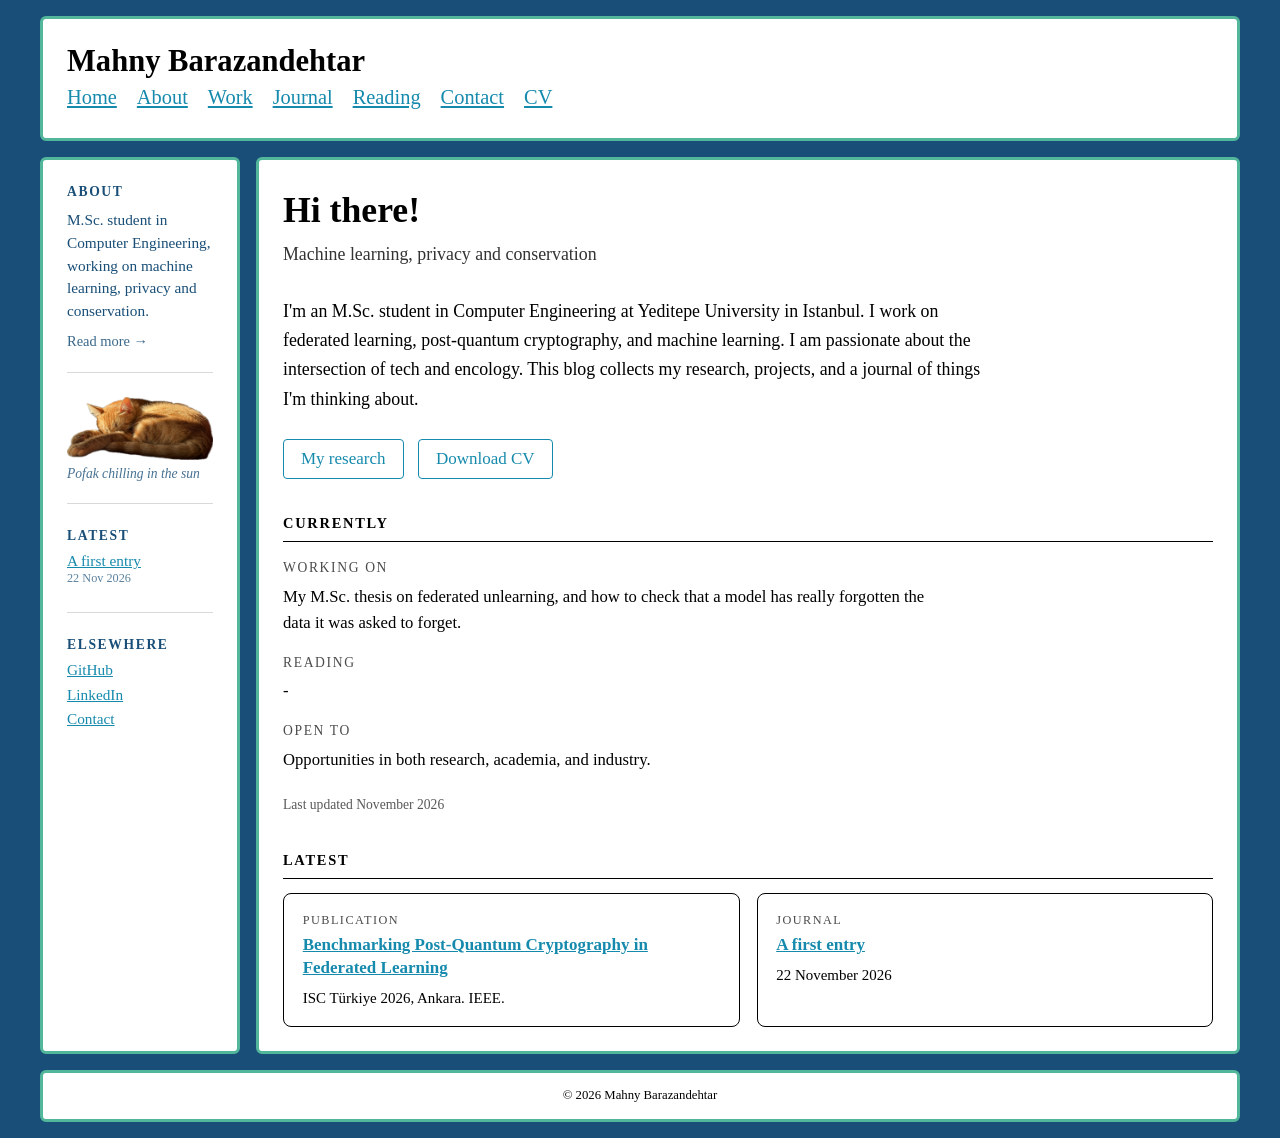
<file: index.html>
<!DOCTYPE html>
<html lang="en">
  <head>
    <title>Mahny Barazandehtar</title>
    <meta content="Research, projects and a journal on machine learning, privacy and conservation." name="description" />
    <meta charset="UTF-8">
    <meta name="viewport" content="width=device-width, initial-scale=1.0" />
    <link href="./style.css" rel="stylesheet" />
    <link rel="icon" href="images/favicon.png" type="image/png">
  </head>
  <body>
    <a href="#content" id="skip-to-content-link">Skip to content</a>

    <div class="layout">

      <header>
        <div class="header-content">
          <div class="header-title">Mahny Barazandehtar</div>
          <nav>
            <ul>
              <li><a href="index.html">Home</a></li>
              <li><a href="about.html">About</a></li>
              <li>
                <strong>Work</strong>
                <ul>
                  <li><a href="research.html">Research</a></li>
                  <li><a href="publications.html">Publications</a></li>
                  <li><a href="projects.html">Projects</a></li>
                </ul>
              </li>
              <li><a href="journal.html">Journal</a></li>
              <li><a href="reading.html">Reading</a></li>
              <li><a href="contact.html">Contact</a></li>
              <li><a href="assets/cv.pdf">CV</a></li>
            </ul>
          </nav>
        </div>
      </header>

      <aside class="left-sidebar">
<section>
  <a class="sidebar-about" href="about.html">
    <h2>About</h2>
    <p>M.Sc. student in Computer Engineering, working on machine learning, privacy and conservation.</p>
    <span class="more">Read more →</span>
  </a>
</section>

<section>
  <figure class="sidebar-photo">
    <img src="images/PofakInTheSun.png" alt="Pofak, an orange cat, asleep in the sun">
    <figcaption>Pofak chilling in the sun</figcaption>
  </figure>
</section>

<section>
  <h2>Latest</h2>
  <ul class="sidebar-list">
    <li>
      <a href="journal/first-entry.html">A first entry</a>
      <span class="date">22 Nov 2026</span>
    </li>
  </ul>
</section>

<section>
  <h2>Elsewhere</h2>
  <ul class="sidebar-list">
    <li><a href="https://github.com/mahnyb">GitHub</a></li>
    <li><a href="https://linkedin.com/in/mahnybarazandehtar">LinkedIn</a></li>
    <li><a href="contact.html">Contact</a></li>
  </ul>
</section>
      </aside>

      <main id="content"> 
<section class="home">
  <h1>Hi there!</h1>
  <p class="tagline">Machine learning, privacy and conservation</p>

  <p class="intro">I'm an M.Sc. student in Computer Engineering at Yeditepe University in Istanbul. I work on federated learning, post-quantum cryptography, and machine learning. I am passionate about the intersection of tech and encology. This blog collects my research, projects, and a journal of things I'm thinking about.</p>

  <p class="buttons">
    <a class="button" href="research.html">My research</a>
    <a class="button" href="assets/cv.pdf">Download CV</a>
  </p>

  <!-- Will add a photo later
  <img class="home-photo" src="images/me.jpg" alt="Mahny Barazandehtar">
  -->
 
  <h2>Currently</h2>
  <dl class="now">
    <dt>Working on</dt>
    <dd>My M.Sc. thesis on federated unlearning, and how to check that a model has really forgotten the data it was asked to forget.</dd>

    <dt>Reading</dt>
    <dd>-</dd>

    <dt>Open to</dt>
    <dd>Opportunities in both research, academia, and industry.</dd>
  </dl>
  <p class="now-updated">Last updated November 2026</p>

  <h2>Latest</h2>
  <div class="grid">
    <div class="card">
      <p class="card-label">Publication</p>
      <h3><a href="publications.html">Benchmarking Post-Quantum Cryptography in Federated Learning</a></h3>
      <p>ISC Türkiye 2026, Ankara. IEEE.</p>
    </div>
    <div class="card">
      <p class="card-label">Journal</p>
      <h3><a href="journal/first-entry.html">A first entry</a></h3>
      <p>22 November 2026</p>
    </div>
  </div>
</section>
      </main>

      <footer>
        <div>© 2026 Mahny Barazandehtar</div>
      </footer>

    </div>
  </body>
</html>
</file>
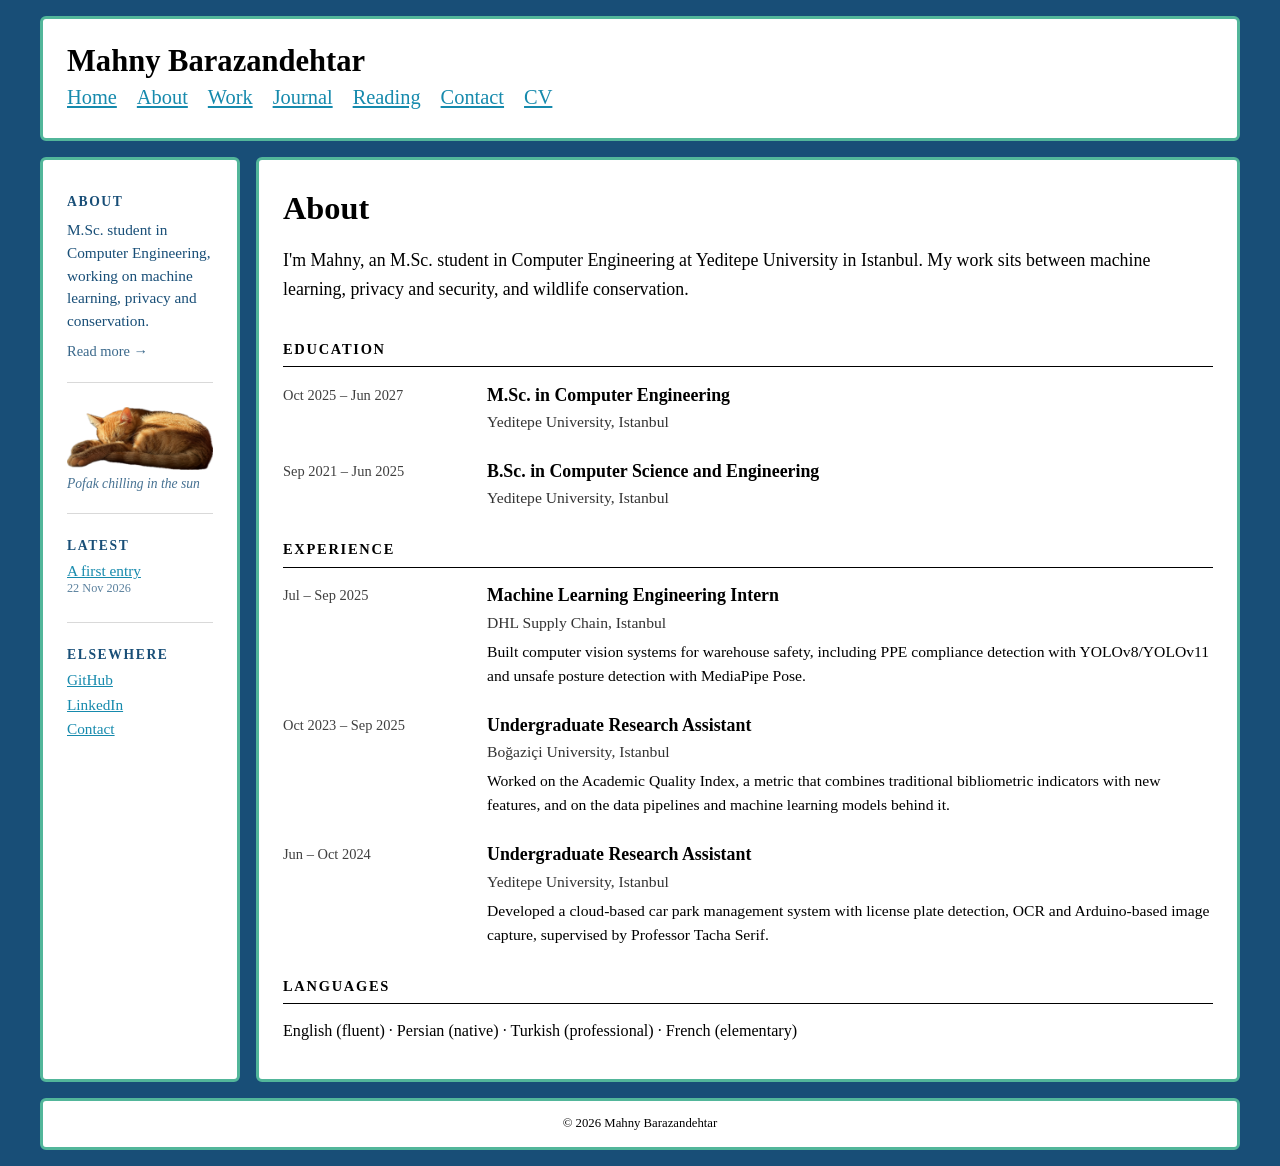
<file: about.html>
<!DOCTYPE html>
<html lang="en">
  <head>
    <title>Mahny Barazandehtar</title>
    <meta content="Research, projects and a journal on machine learning, privacy and conservation." name="description" />
    <meta charset="UTF-8">
    <meta name="viewport" content="width=device-width, initial-scale=1.0" />
    <link href="./style.css" rel="stylesheet" />
    <link rel="icon" href="images/favicon.png" type="image/png">

  </head>
  <body>
    <a href="#content" id="skip-to-content-link">Skip to content</a>

    <div class="layout">

      <header>
        <div class="header-content">
          <div class="header-title">Mahny Barazandehtar</div>
          <nav>
            <ul>
              <li><a href="index.html">Home</a></li>
              <li><a href="about.html">About</a></li>
              <li>
                <strong>Work</strong>
                <ul>
                  <li><a href="research.html">Research</a></li>
                  <li><a href="publications.html">Publications</a></li>
                  <li><a href="projects.html">Projects</a></li>
                </ul>
              </li>
              <li><a href="journal.html">Journal</a></li>
              <li><a href="reading.html">Reading</a></li>
              <li><a href="contact.html">Contact</a></li>
              <li><a href="assets/cv.pdf">CV</a></li>
            </ul>
          </nav>
        </div>
      </header>

      <aside class="left-sidebar">
        <div class="sidebar-section">
<section>
  <a class="sidebar-about" href="about.html">
    <h2>About</h2>
    <p>M.Sc. student in Computer Engineering, working on machine learning, privacy and conservation.</p>
    <span class="more">Read more →</span>
  </a>
</section>

<section>
  <figure class="sidebar-photo">
    <img src="images/PofakInTheSun.png" alt="Pofak, an orange cat, asleep in the sun">
    <figcaption>Pofak chilling in the sun</figcaption>
  </figure>
</section>

<section>
  <h2>Latest</h2>
  <ul class="sidebar-list">
    <li>
      <a href="journal/first-entry.html">A first entry</a>
      <span class="date">22 Nov 2026</span>
    </li>
  </ul>
</section>

<section>
  <h2>Elsewhere</h2>
  <ul class="sidebar-list">
    <li><a href="https://github.com/mahnyb">GitHub</a></li>
    <li><a href="https://linkedin.com/in/mahnybarazandehtar">LinkedIn</a></li>
    <li><a href="contact.html">Contact</a></li>
  </ul>
</section>
      </aside>

      <main id="content"> 
<section class="about">
  <h1>About</h1>
  <p class="lead">I'm Mahny, an M.Sc. student in Computer Engineering at Yeditepe University in Istanbul. My work sits between machine learning, privacy and security, and wildlife conservation.</p>

  <h2>Education</h2>
  <div class="entry">
    <div class="entry-date">Oct 2025 – Jun 2027</div>
    <div class="entry-body">
      <h3>M.Sc. in Computer Engineering</h3>
      <p class="entry-org">Yeditepe University, Istanbul</p>
    </div>
  </div>
  <div class="entry">
    <div class="entry-date">Sep 2021 – Jun 2025</div>
    <div class="entry-body">
      <h3>B.Sc. in Computer Science and Engineering</h3>
      <p class="entry-org">Yeditepe University, Istanbul</p>
    </div>
  </div>

  <h2>Experience</h2>
  <div class="entry">
    <div class="entry-date">Jul – Sep 2025</div>
    <div class="entry-body">
      <h3>Machine Learning Engineering Intern</h3>
      <p class="entry-org">DHL Supply Chain, Istanbul</p>
      <p>Built computer vision systems for warehouse safety, including PPE compliance detection with YOLOv8/YOLOv11 and unsafe posture detection with MediaPipe Pose.</p>
    </div>
  </div>
  <div class="entry">
    <div class="entry-date">Oct 2023 – Sep 2025</div>
    <div class="entry-body">
      <h3>Undergraduate Research Assistant</h3>
      <p class="entry-org">Boğaziçi University, Istanbul</p>
      <p>Worked on the Academic Quality Index, a metric that combines traditional bibliometric indicators with new features, and on the data pipelines and machine learning models behind it.</p>
    </div>
  </div>
  <div class="entry">
    <div class="entry-date">Jun – Oct 2024</div>
    <div class="entry-body">
      <h3>Undergraduate Research Assistant</h3>
      <p class="entry-org">Yeditepe University, Istanbul</p>
      <p>Developed a cloud-based car park management system with license plate detection, OCR and Arduino-based image capture, supervised by Professor Tacha Serif.</p>
    </div>
  </div>

  <h2>Languages</h2>
  <p class="langs">English (fluent) · Persian (native) · Turkish (professional) · French (elementary)</p>
</section>
      </main>

      <footer>
        <div>© 2026 Mahny Barazandehtar</div>
      </footer>

    </div>
  </body>
</html>
</file>
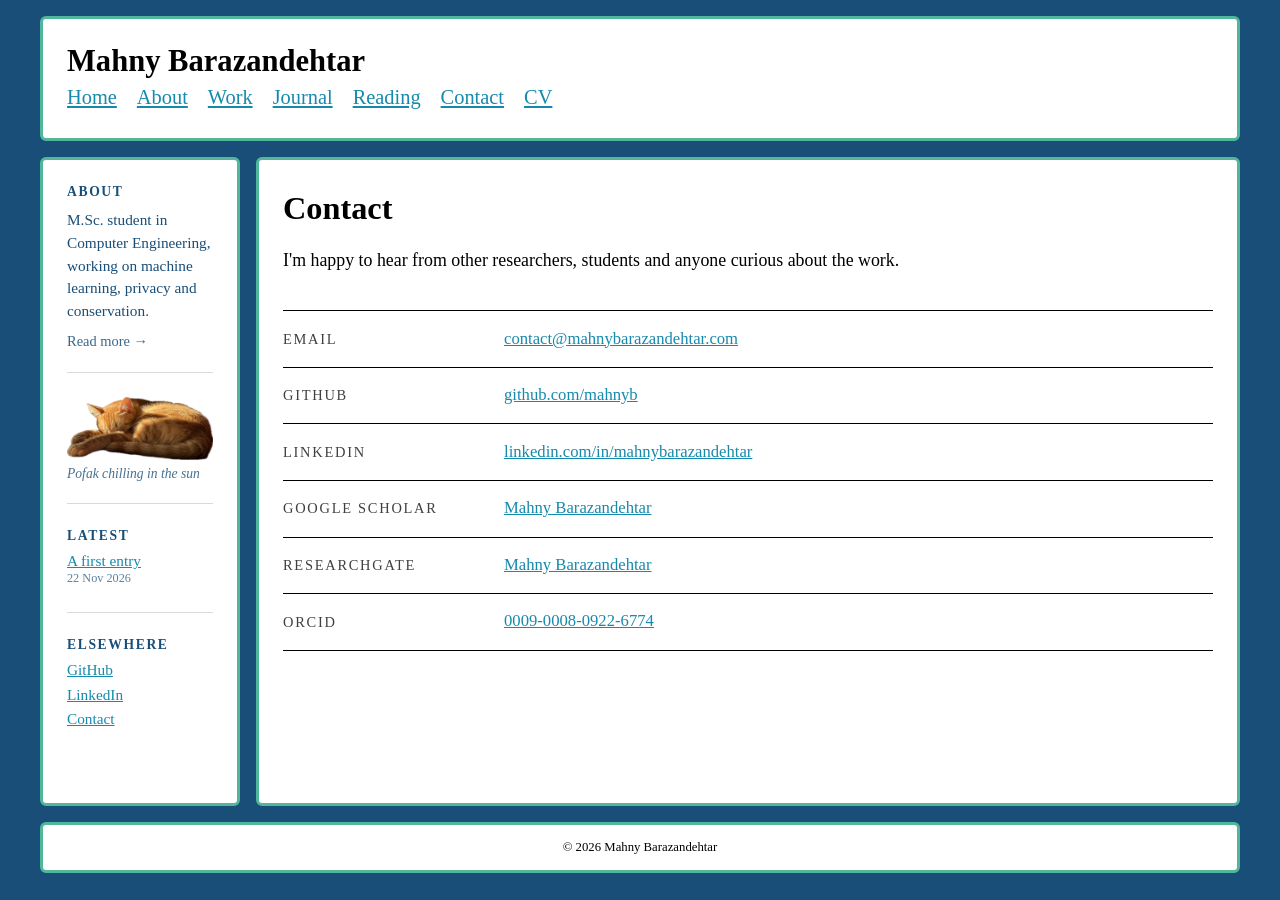
<file: contact.html>
<!DOCTYPE html>
<html lang="en">
  <head>
    <title>Mahny Barazandehtar</title>
    <meta content="Research, projects and a journal on machine learning, privacy and conservation." name="description" />
    <meta charset="UTF-8">
    <meta name="viewport" content="width=device-width, initial-scale=1.0" />
    <link href="./style.css" rel="stylesheet" />
    <link rel="icon" href="images/favicon.png" type="image/png">
  </head>
  <body>
    <a href="#content" id="skip-to-content-link">Skip to content</a>

    <div class="layout">

      <header>
        <div class="header-content">
          <div class="header-title">Mahny Barazandehtar</div>
          <nav>
            <ul>
              <li><a href="index.html">Home</a></li>
              <li><a href="about.html">About</a></li>
              <li>
                <strong>Work</strong>
                <ul>
                  <li><a href="research.html">Research</a></li>
                  <li><a href="publications.html">Publications</a></li>
                  <li><a href="projects.html">Projects</a></li>
                </ul>
              </li>
              <li><a href="journal.html">Journal</a></li>
              <li><a href="reading.html">Reading</a></li>
              <li><a href="contact.html">Contact</a></li>
              <li><a href="assets/cv.pdf">CV</a></li>
            </ul>
          </nav>
        </div>
      </header>

      <aside class="left-sidebar">
<section>
  <a class="sidebar-about" href="about.html">
    <h2>About</h2>
    <p>M.Sc. student in Computer Engineering, working on machine learning, privacy and conservation.</p>
    <span class="more">Read more →</span>
  </a>
</section>

<section>
  <figure class="sidebar-photo">
    <img src="images/PofakInTheSun.png" alt="Pofak, an orange cat, asleep in the sun">
    <figcaption>Pofak chilling in the sun</figcaption>
  </figure>
</section>

<section>
  <h2>Latest</h2>
  <ul class="sidebar-list">
    <li>
      <a href="journal/first-entry.html">A first entry</a>
      <span class="date">22 Nov 2026</span>
    </li>
  </ul>
</section>

<section>
  <h2>Elsewhere</h2>
  <ul class="sidebar-list">
    <li><a href="https://github.com/mahnyb">GitHub</a></li>
    <li><a href="https://linkedin.com/in/mahnybarazandehtar">LinkedIn</a></li>
    <li><a href="contact.html">Contact</a></li>
  </ul>
</section>
      </aside>

      <main id="content">
<section class="contact">
  <h1>Contact</h1>
  <p class="lead">I'm happy to hear from other researchers, students and anyone curious about the work.</p>

  <div class="contact-row">
    <div class="contact-label">Email</div>
    <div class="contact-value"><a href="mailto:contact@mahnybarazandehtar.com">contact@mahnybarazandehtar.com</a></div>
  </div>
  <div class="contact-row">
    <div class="contact-label">GitHub</div>
    <div class="contact-value"><a href="https://github.com/mahnyb">github.com/mahnyb</a></div>
  </div>
  <div class="contact-row">
    <div class="contact-label">LinkedIn</div>
    <div class="contact-value"><a href="https://linkedin.com/in/mahnybarazandehtar">linkedin.com/in/mahnybarazandehtar</a></div>
  </div>
  <div class="contact-row">
    <div class="contact-label">Google Scholar</div>
    <div class="contact-value"><a href="https://scholar.google.com/citations?hl=en&user=do9pp7sAAAAJ">Mahny Barazandehtar</a></div>
  </div>
  <div class="contact-row">
    <div class="contact-label">ResearchGate</div>
    <div class="contact-value"><a href="https://www.researchgate.net/profile/Mahny-Barazandehtar">Mahny Barazandehtar</a></div>
  </div>
  <div class="contact-row">
    <div class="contact-label">ORCID</div>
    <div class="contact-value"><a href="https://orcid.org/0009-0008-0922-6774">0009-0008-0922-6774</a></div>
  </div>
</section>
      </main>

      <footer>
        <div>© 2026 Mahny Barazandehtar</div>
      </footer>

    </div>
  </body>
</html>
</file>
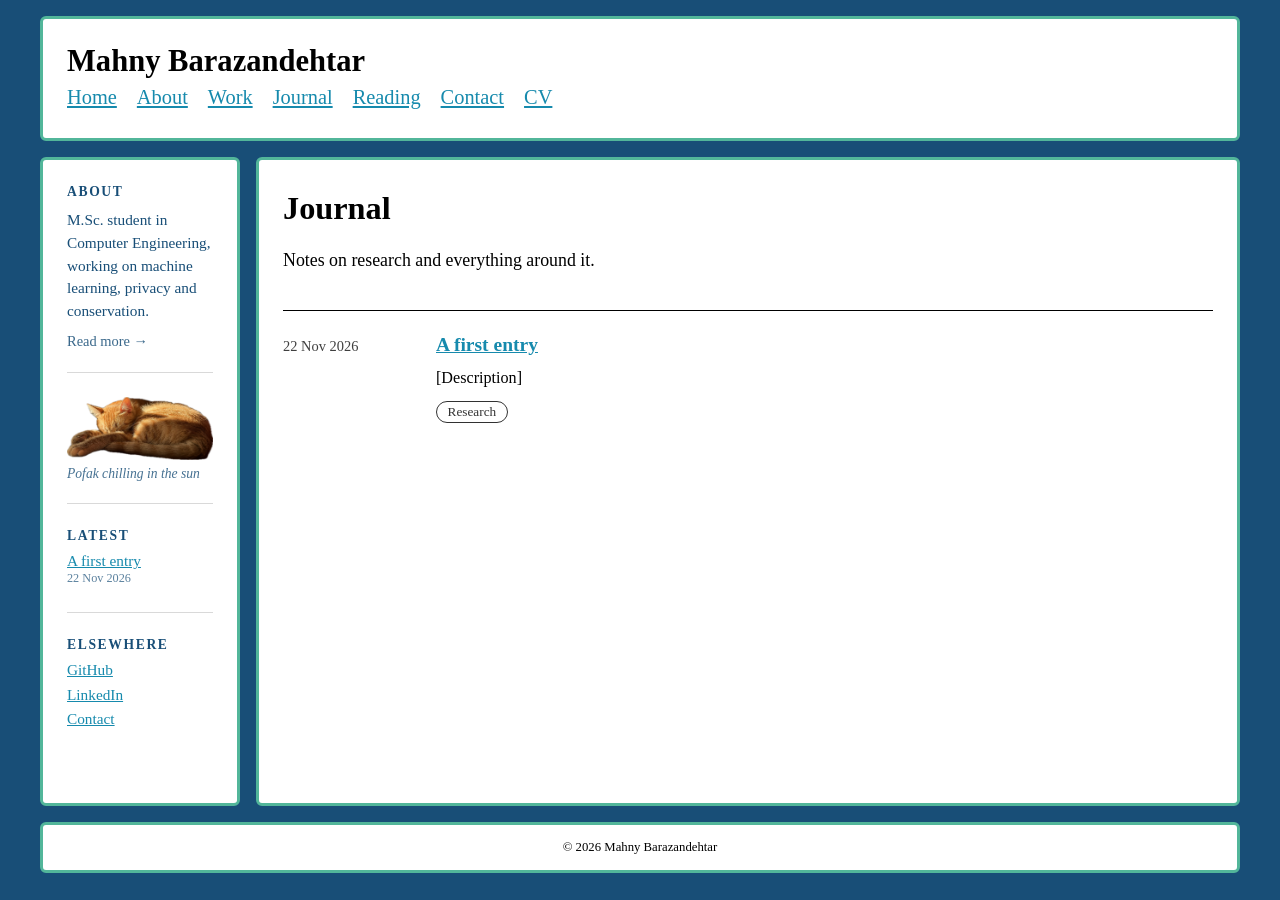
<file: journal.html>
<!DOCTYPE html>
<html lang="en">
  <head>
    <title>Mahny Barazandehtar</title>
    <meta content="Research, projects and a journal on machine learning, privacy and conservation." name="description" />
    <meta charset="UTF-8">
    <meta name="viewport" content="width=device-width, initial-scale=1.0" />
    <link href="./style.css" rel="stylesheet" />
    <link rel="icon" href="images/favicon.png" type="image/png">
  </head>
  <body>
    <a href="#content" id="skip-to-content-link">Skip to content</a>

    <div class="layout">

      <header>
        <div class="header-content">
          <div class="header-title">Mahny Barazandehtar</div>
          <nav>
            <ul>
              <li><a href="index.html">Home</a></li>
              <li><a href="about.html">About</a></li>
              <li>
                <strong>Work</strong>
                <ul>
                  <li><a href="research.html">Research</a></li>
                  <li><a href="publications.html">Publications</a></li>
                  <li><a href="projects.html">Projects</a></li>
                </ul>
              </li>
              <li><a href="journal.html">Journal</a></li>
              <li><a href="reading.html">Reading</a></li>
              <li><a href="contact.html">Contact</a></li>
              <li><a href="assets/cv.pdf">CV</a></li>
            </ul>
          </nav>
        </div>
      </header>

      <aside class="left-sidebar">
 <section>
  <a class="sidebar-about" href="about.html">
    <h2>About</h2>
    <p>M.Sc. student in Computer Engineering, working on machine learning, privacy and conservation.</p>
    <span class="more">Read more →</span>
  </a>
</section>

<section>
  <figure class="sidebar-photo">
    <img src="images/PofakInTheSun.png" alt="Pofak, an orange cat, asleep in the sun">
    <figcaption>Pofak chilling in the sun</figcaption>
  </figure>
</section>

<section>
  <h2>Latest</h2>
  <ul class="sidebar-list">
    <li>
      <a href="journal/first-entry.html">A first entry</a>
      <span class="date">22 Nov 2026</span>
    </li>
  </ul>
</section>

<section>
  <h2>Elsewhere</h2>
  <ul class="sidebar-list">
    <li><a href="https://github.com/mahnyb">GitHub</a></li>
    <li><a href="https://linkedin.com/in/mahnybarazandehtar">LinkedIn</a></li>
    <li><a href="contact.html">Contact</a></li>
  </ul>
</section>
      </aside>

      <main id="content">
<section class="journal">
  <h1>Journal</h1>
  <p class="lead">Notes on research and everything around it.</p>

  <article class="post">
    <time class="post-date" datetime="2026-11-22">22 Nov 2026</time>
    <div class="post-body">
      <h2><a href="journal/first-entry.html">A first entry</a></h2>
      <p>[Description]</p>
      <ul class="tags">
        <li>Research</li>
      </ul>
    </div>
  </article>
</section>
      </main>

      <footer>
        <div>© 2026 Mahny Barazandehtar</div>
      </footer>

    </div>
  </body>
</html>
</file>
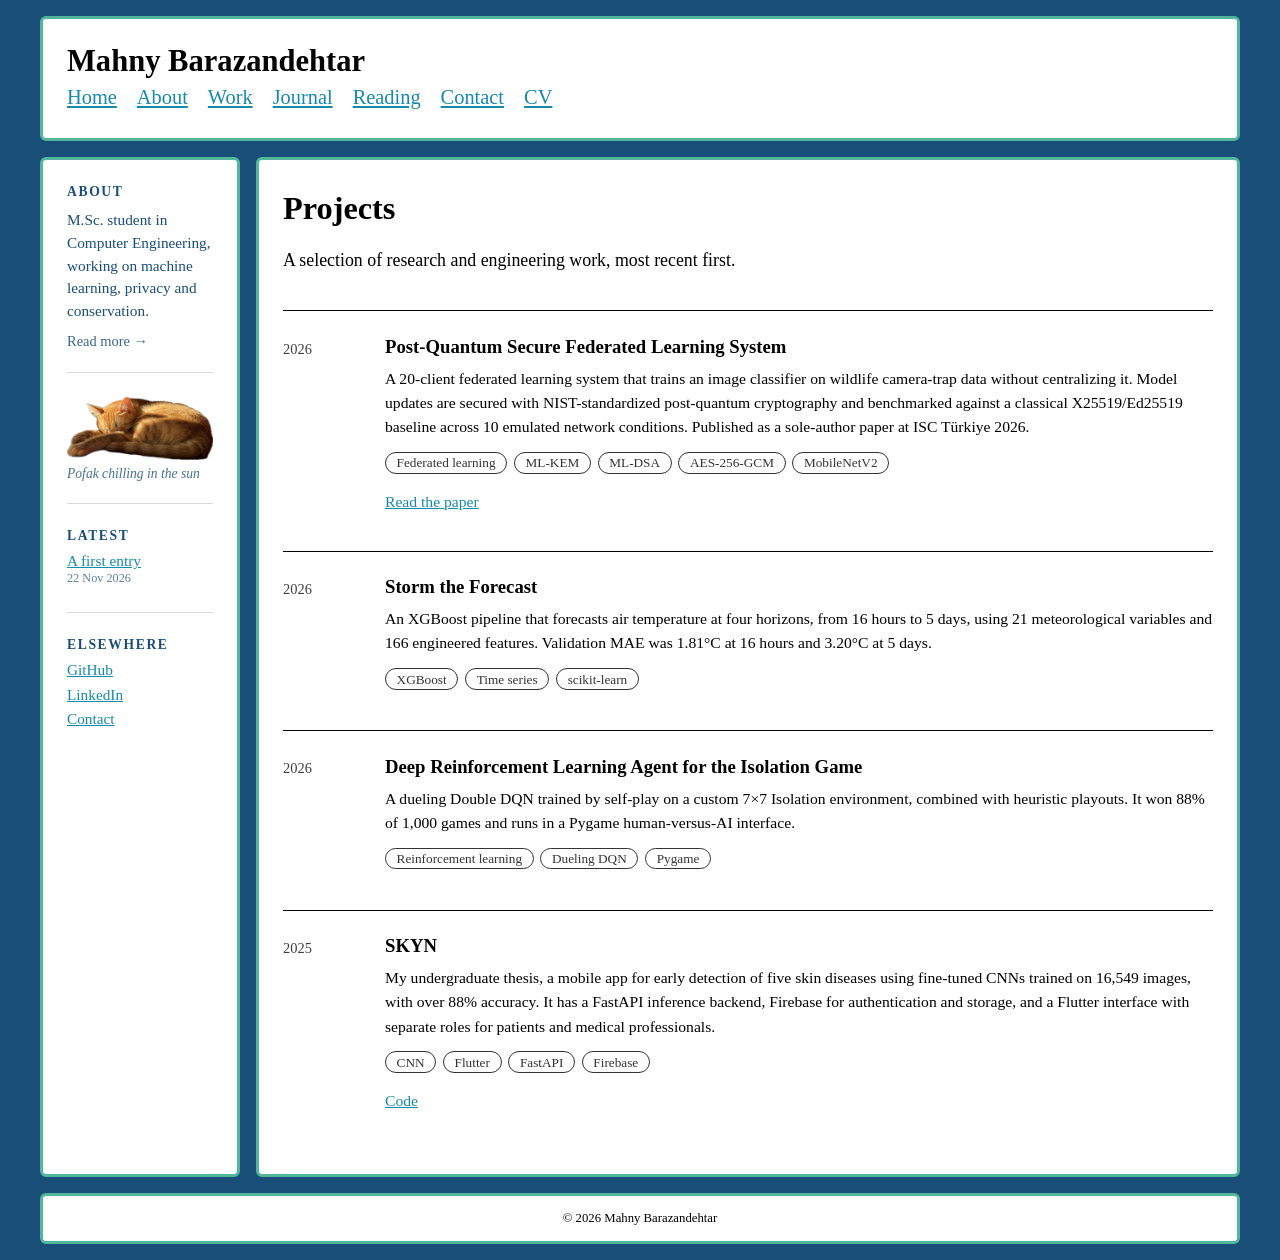
<file: projects.html>
<!DOCTYPE html>
<html lang="en">
  <head>
    <title>Mahny Barazandehtar</title>
    <meta content="Research, projects and a journal on machine learning, privacy and conservation." name="description" />
    <meta charset="UTF-8">
    <meta name="viewport" content="width=device-width, initial-scale=1.0" />
    <link href="./style.css" rel="stylesheet" />
    <link rel="icon" href="images/favicon.png" type="image/png">
  </head>
  <body>
    <a href="#content" id="skip-to-content-link">Skip to content</a>

    <div class="layout">

      <header>
        <div class="header-content">
          <div class="header-title">Mahny Barazandehtar</div>
          <nav>
            <ul>
              <li><a href="index.html">Home</a></li>
              <li><a href="about.html">About</a></li>
              <li>
                <strong>Work</strong>
                <ul>
                  <li><a href="research.html">Research</a></li>
                  <li><a href="publications.html">Publications</a></li>
                  <li><a href="projects.html">Projects</a></li>
                </ul>
              </li>
              <li><a href="journal.html">Journal</a></li>
              <li><a href="reading.html">Reading</a></li>
              <li><a href="contact.html">Contact</a></li>
              <li><a href="assets/cv.pdf">CV</a></li>
            </ul>
          </nav>
        </div>
      </header>

      <aside class="left-sidebar">
<section>
  <a class="sidebar-about" href="about.html">
    <h2>About</h2>
    <p>M.Sc. student in Computer Engineering, working on machine learning, privacy and conservation.</p>
    <span class="more">Read more →</span>
  </a>
</section>

<section>
  <figure class="sidebar-photo">
    <img src="images/PofakInTheSun.png" alt="Pofak, an orange cat, asleep in the sun">
    <figcaption>Pofak chilling in the sun</figcaption>
  </figure>
</section>

<section>
  <h2>Latest</h2>
  <ul class="sidebar-list">
    <li>
      <a href="journal/first-entry.html">A first entry</a>
      <span class="date">22 Nov 2026</span>
    </li>
  </ul>
</section>

<section>
  <h2>Elsewhere</h2>
  <ul class="sidebar-list">
    <li><a href="https://github.com/mahnyb">GitHub</a></li>
    <li><a href="https://linkedin.com/in/mahnybarazandehtar">LinkedIn</a></li>
    <li><a href="contact.html">Contact</a></li>
  </ul>
</section>
      </aside>

      <main id="content"> 
<section class="projects">
  <h1>Projects</h1>
  <p class="lead">A selection of research and engineering work, most recent first.</p>

  <div class="project">
    <div class="project-year">2026</div>
    <div class="project-body">
      <h3>Post-Quantum Secure Federated Learning System</h3>
      <p>A 20-client federated learning system that trains an image classifier on wildlife camera-trap data without centralizing it. Model updates are secured with NIST-standardized post-quantum cryptography and benchmarked against a classical X25519/Ed25519 baseline across 10 emulated network conditions. Published as a sole-author paper at ISC Türkiye 2026.</p>
      <ul class="tags">
        <li>Federated learning</li>
        <li>ML-KEM</li>
        <li>ML-DSA</li>
        <li>AES-256-GCM</li>
        <li>MobileNetV2</li>
      </ul>
      <p class="project-links"><a href="publications.html">Read the paper</a></p>
    </div>
  </div>

  <div class="project">
    <div class="project-year">2026</div>
    <div class="project-body">
      <h3>Storm the Forecast</h3>
      <p>An XGBoost pipeline that forecasts air temperature at four horizons, from 16 hours to 5 days, using 21 meteorological variables and 166 engineered features. Validation MAE was 1.81°C at 16 hours and 3.20°C at 5 days.</p>
      <ul class="tags">
        <li>XGBoost</li>
        <li>Time series</li>
        <li>scikit-learn</li>
      </ul>
    </div>
  </div>

  <div class="project">
    <div class="project-year">2026</div>
    <div class="project-body">
      <h3>Deep Reinforcement Learning Agent for the Isolation Game</h3>
      <p>A dueling Double DQN trained by self-play on a custom 7×7 Isolation environment, combined with heuristic playouts. It won 88% of 1,000 games and runs in a Pygame human-versus-AI interface.</p>
      <ul class="tags">
        <li>Reinforcement learning</li>
        <li>Dueling DQN</li>
        <li>Pygame</li>
      </ul>
    </div>
  </div>

  <div class="project">
    <div class="project-year">2025</div>
    <div class="project-body">
      <h3>SKYN</h3>
      <p>My undergraduate thesis, a mobile app for early detection of five skin diseases using fine-tuned CNNs trained on 16,549 images, with over 88% accuracy. It has a FastAPI inference backend, Firebase for authentication and storage, and a Flutter interface with separate roles for patients and medical professionals.</p>
      <ul class="tags">
        <li>CNN</li>
        <li>Flutter</li>
        <li>FastAPI</li>
        <li>Firebase</li>
      </ul>
      <p class="project-links"><a href="https://github.com/mahnyb/[SKYN]">Code</a></p>
    </div>
  </div>
</section>
      </main>

      <footer>
        <div>© 2026 Mahny Barazandehtar</div>
      </footer>

    </div>
  </body>
</html>
</file>
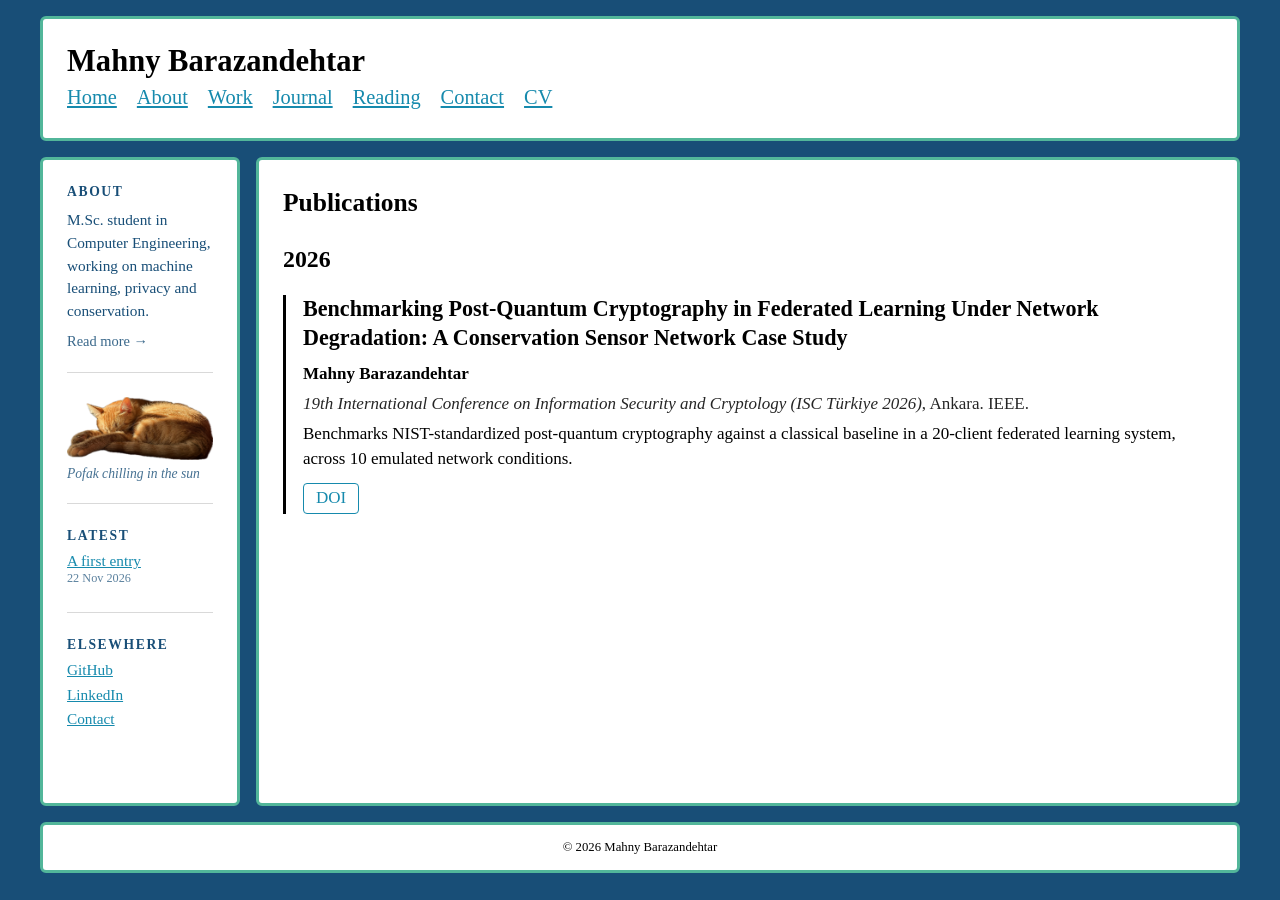
<file: publications.html>
<!DOCTYPE html>
<html lang="en">
  <head>
    <title>Mahny Barazandehtar</title>
    <meta content="Research, projects and a journal on machine learning, privacy and conservation." name="description" />
    <meta charset="UTF-8">
    <meta name="viewport" content="width=device-width, initial-scale=1.0" />
    <link href="./style.css" rel="stylesheet" />
    <link rel="icon" href="images/favicon.png" type="image/png">
  </head>
  <body>
    <a href="#content" id="skip-to-content-link">Skip to content</a>

    <div class="layout">

      <header>
        <div class="header-content">
          <div class="header-title">Mahny Barazandehtar</div>
          <nav>
            <ul>
              <li><a href="index.html">Home</a></li>
              <li><a href="about.html">About</a></li>
              <li>
                <strong>Work</strong>
                <ul>
                  <li><a href="research.html">Research</a></li>
                  <li><a href="publications.html">Publications</a></li>
                  <li><a href="projects.html">Projects</a></li>
                </ul>
              </li>
              <li><a href="journal.html">Journal</a></li>
              <li><a href="reading.html">Reading</a></li>
              <li><a href="contact.html">Contact</a></li>
              <li><a href="assets/cv.pdf">CV</a></li>
            </ul>
          </nav>
        </div>
      </header>

      <aside class="left-sidebar">
<section>
  <a class="sidebar-about" href="about.html">
    <h2>About</h2>
    <p>M.Sc. student in Computer Engineering, working on machine learning, privacy and conservation.</p>
    <span class="more">Read more →</span>
  </a>
</section>

<section>
  <figure class="sidebar-photo">
    <img src="images/PofakInTheSun.png" alt="Pofak, an orange cat, asleep in the sun">
    <figcaption>Pofak chilling in the sun</figcaption>
  </figure>
</section>

<section>
  <h2>Latest</h2>
  <ul class="sidebar-list">
    <li>
      <a href="journal/first-entry.html">A first entry</a>
      <span class="date">22 Nov 2026</span>
    </li>
  </ul>
</section>

<section>
  <h2>Elsewhere</h2>
  <ul class="sidebar-list">
    <li><a href="https://github.com/mahnyb">GitHub</a></li>
    <li><a href="https://linkedin.com/in/mahnybarazandehtar">LinkedIn</a></li>
    <li><a href="contact.html">Contact</a></li>
  </ul>
</section>
      </aside>

      <main id="content"> 
<section>
  <h1>Publications</h1>

  <h2>2026</h2>
  <article class="pub">
    <h3 class="pub-title">Benchmarking Post-Quantum Cryptography in Federated Learning Under Network Degradation: A Conservation Sensor Network Case Study</h3>
    <p class="pub-authors"><strong>Mahny Barazandehtar</strong></p>
    <p class="pub-venue"><em>19th International Conference on Information Security and Cryptology (ISC Türkiye 2026)</em>, Ankara. IEEE.</p>
    <p class="pub-summary">Benchmarks NIST-standardized post-quantum cryptography against a classical baseline in a 20-client federated learning system, across 10 emulated network conditions.</p>
    <p class="pub-links"><a href="https://doi.org/10.1109/(ISCTrkiye)72907.2026.11779208">DOI</a></p>
  </article>
</section>
      </main>

      <footer>
        <div>© 2026 Mahny Barazandehtar</div>
      </footer>

    </div>
  </body>
</html>
</file>
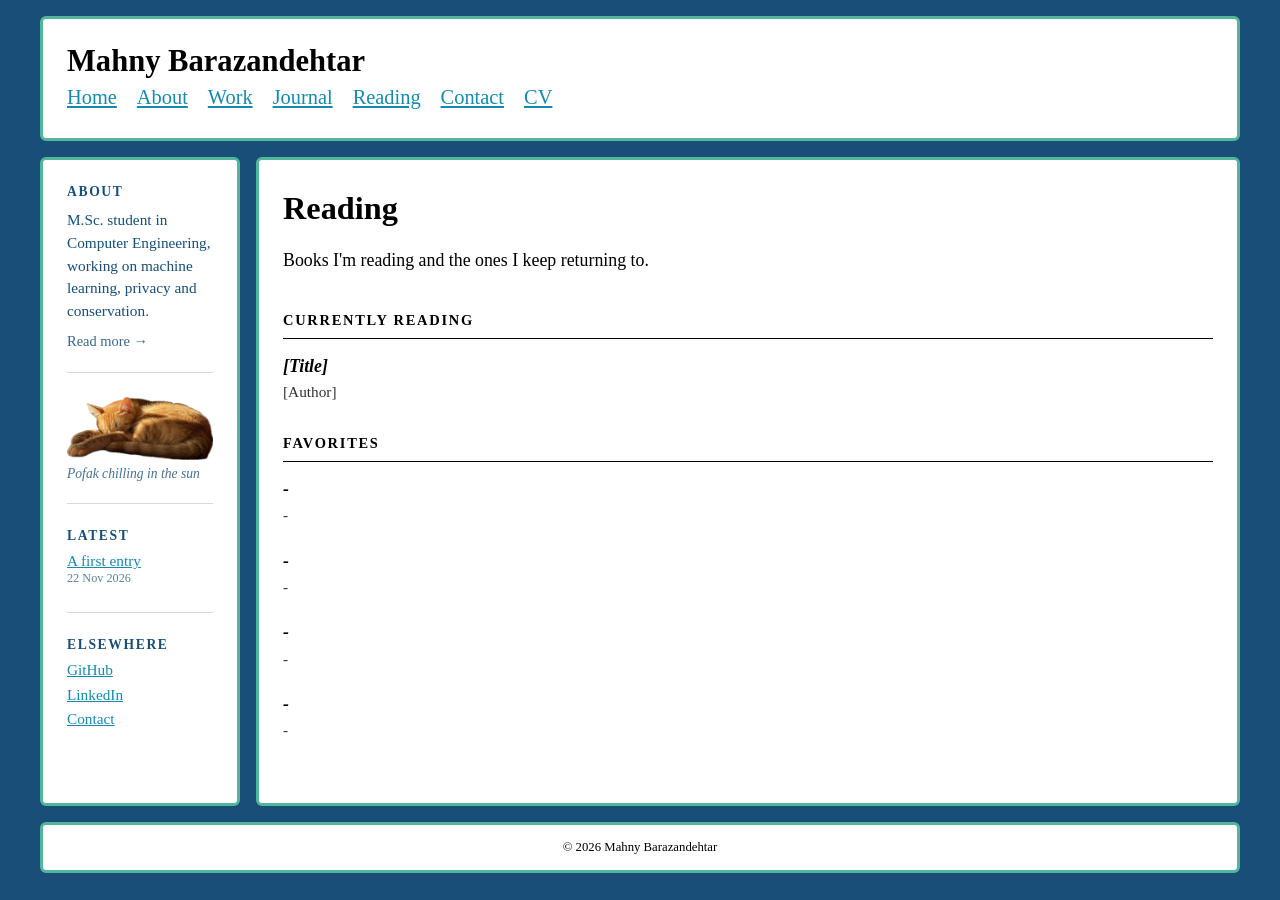
<file: reading.html>
<!DOCTYPE html>
<html lang="en">
  <head>
    <title>Mahny Barazandehtar</title>
    <meta content="Research, projects and a journal on machine learning, privacy and conservation." name="description" />
    <meta charset="UTF-8">
    <meta name="viewport" content="width=device-width, initial-scale=1.0" />
    <link href="./style.css" rel="stylesheet" />
    <link rel="icon" href="images/favicon.png" type="image/png">
  </head>
  <body>
    <a href="#content" id="skip-to-content-link">Skip to content</a>

    <div class="layout">

      <header>
        <div class="header-content">
          <div class="header-title">Mahny Barazandehtar</div>
          <nav>
            <ul>
              <li><a href="index.html">Home</a></li>
              <li><a href="about.html">About</a></li>
              <li>
                <strong>Work</strong>
                <ul>
                  <li><a href="research.html">Research</a></li>
                  <li><a href="publications.html">Publications</a></li>
                  <li><a href="projects.html">Projects</a></li>
                </ul>
              </li>
              <li><a href="journal.html">Journal</a></li>
              <li><a href="reading.html">Reading</a></li>
              <li><a href="contact.html">Contact</a></li>
              <li><a href="assets/cv.pdf">CV</a></li>
            </ul>
          </nav>
        </div>
      </header>

      <aside class="left-sidebar">
<section>
  <a class="sidebar-about" href="about.html">
    <h2>About</h2>
    <p>M.Sc. student in Computer Engineering, working on machine learning, privacy and conservation.</p>
    <span class="more">Read more →</span>
  </a>
</section>

<section>
  <figure class="sidebar-photo">
    <img src="images/PofakInTheSun.png" alt="Pofak, an orange cat, asleep in the sun">
    <figcaption>Pofak chilling in the sun</figcaption>
  </figure>
</section>

<section>
  <h2>Latest</h2>
  <ul class="sidebar-list">
    <li>
      <a href="journal/first-entry.html">A first entry</a>
      <span class="date">22 Nov 2026</span>
    </li>
  </ul>
</section>

<section>
  <h2>Elsewhere</h2>
  <ul class="sidebar-list">
    <li><a href="https://github.com/mahnyb">GitHub</a></li>
    <li><a href="https://linkedin.com/in/mahnybarazandehtar">LinkedIn</a></li>
    <li><a href="contact.html">Contact</a></li>
  </ul>
</section>
      </aside>

      <main id="content"> 
<section class="reading">
  <h1>Reading</h1>
  <p class="lead">Books I'm reading and the ones I keep returning to.</p>

  <h2>Currently reading</h2>
  <div class="book">
    <h3>[Title]</h3>
    <p class="book-author">[Author]</p>
  </div>

  <h2>Favorites</h2>
  <div class="book">
    <h3>-</h3>
    <p class="book-author">-</p>
  </div>
  <div class="book">
    <h3>-</h3>
    <p class="book-author">-</p>
  </div>
  <div class="book">
    <h3>-</h3>
    <p class="book-author">-</p>
  </div>
  <div class="book">
    <h3>-</h3>
    <p class="book-author">-</p>
  </div>
</section>
      </main>

      <footer>
        <div>© 2026 Mahny Barazandehtar</div>
      </footer>

    </div>
  </body>
</html>
</file>
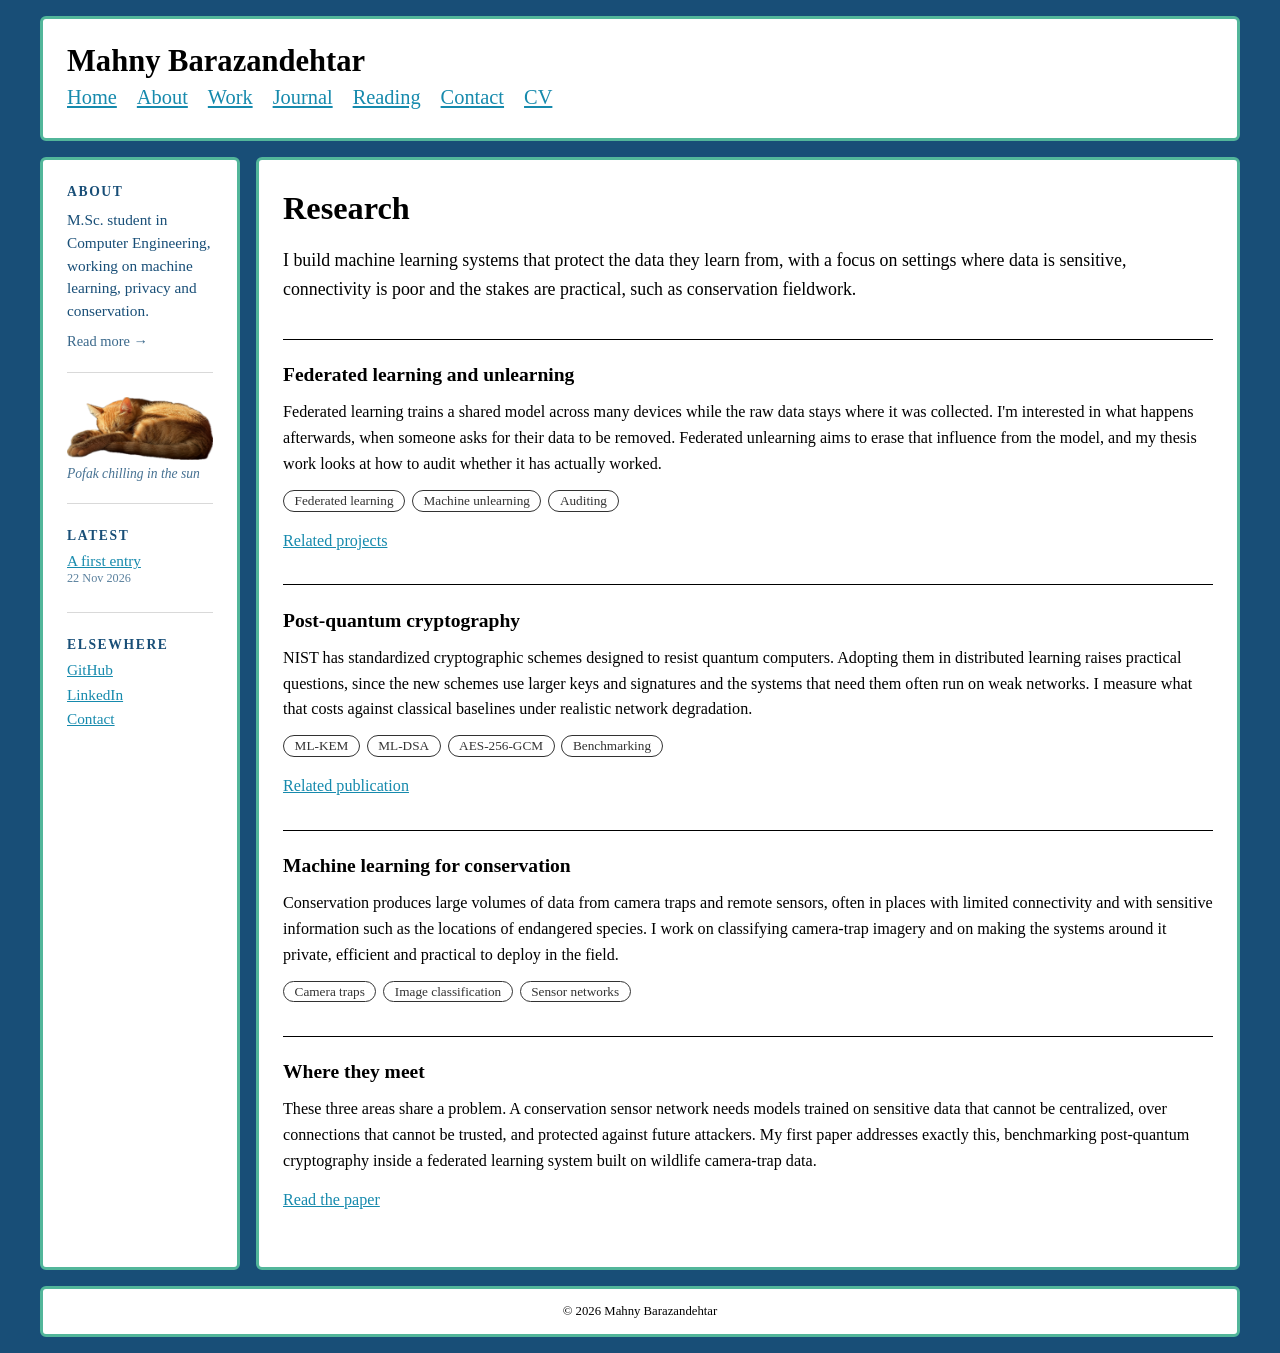
<file: research.html>
<!DOCTYPE html>
<html lang="en">
  <head>
    <title>Mahny Barazandehtar</title>
    <meta content="Research, projects and a journal on machine learning, privacy and conservation." name="description" />
    <meta charset="UTF-8">
    <meta name="viewport" content="width=device-width, initial-scale=1.0" />
    <link href="./style.css" rel="stylesheet" />
    <link rel="icon" href="images/favicon.png" type="image/png">
  </head>
  <body>
    <a href="#content" id="skip-to-content-link">Skip to content</a>

    <div class="layout">

      <header>
        <div class="header-content">
          <div class="header-title">Mahny Barazandehtar</div>
          <nav>
            <ul>
              <li><a href="index.html">Home</a></li>
              <li><a href="about.html">About</a></li>
              <li>
                <strong>Work</strong>
                <ul>
                  <li><a href="research.html">Research</a></li>
                  <li><a href="publications.html">Publications</a></li>
                  <li><a href="projects.html">Projects</a></li>
                </ul>
              </li>
              <li><a href="journal.html">Journal</a></li>
              <li><a href="reading.html">Reading</a></li>
              <li><a href="contact.html">Contact</a></li>
              <li><a href="assets/cv.pdf">CV</a></li>
            </ul>
          </nav>
        </div>
      </header>

      <aside class="left-sidebar">
<section>
  <a class="sidebar-about" href="about.html">
    <h2>About</h2>
    <p>M.Sc. student in Computer Engineering, working on machine learning, privacy and conservation.</p>
    <span class="more">Read more →</span>
  </a>
</section>

<section>
  <figure class="sidebar-photo">
    <img src="images/PofakInTheSun.png" alt="Pofak, an orange cat, asleep in the sun">
    <figcaption>Pofak chilling in the sun</figcaption>
  </figure>
</section>

<section>
  <h2>Latest</h2>
  <ul class="sidebar-list">
    <li>
      <a href="journal/first-entry.html">A first entry</a>
      <span class="date">22 Nov 2026</span>
    </li>
  </ul>
</section>

<section>
  <h2>Elsewhere</h2>
  <ul class="sidebar-list">
    <li><a href="https://github.com/mahnyb">GitHub</a></li>
    <li><a href="https://linkedin.com/in/mahnybarazandehtar">LinkedIn</a></li>
    <li><a href="contact.html">Contact</a></li>
  </ul>
</section>
      </aside>

      <main id="content"> 
<section class="research">
  <h1>Research</h1>
  <p class="lead">I build machine learning systems that protect the data they learn from, with a focus on settings where data is sensitive, connectivity is poor and the stakes are practical, such as conservation fieldwork.</p>

  <div class="area">
    <h2>Federated learning and unlearning</h2>
    <p>Federated learning trains a shared model across many devices while the raw data stays where it was collected. I'm interested in what happens afterwards, when someone asks for their data to be removed. Federated unlearning aims to erase that influence from the model, and my thesis work looks at how to audit whether it has actually worked.</p>
    <ul class="tags">
      <li>Federated learning</li>
      <li>Machine unlearning</li>
      <li>Auditing</li>
    </ul>
    <p class="area-links"><a href="projects.html">Related projects</a></p>
  </div>

  <div class="area">
    <h2>Post-quantum cryptography</h2>
    <p>NIST has standardized cryptographic schemes designed to resist quantum computers. Adopting them in distributed learning raises practical questions, since the new schemes use larger keys and signatures and the systems that need them often run on weak networks. I measure what that costs against classical baselines under realistic network degradation.</p>
    <ul class="tags">
      <li>ML-KEM</li>
      <li>ML-DSA</li>
      <li>AES-256-GCM</li>
      <li>Benchmarking</li>
    </ul>
    <p class="area-links"><a href="publications.html">Related publication</a></p>
  </div>

  <div class="area">
    <h2>Machine learning for conservation</h2>
    <p>Conservation produces large volumes of data from camera traps and remote sensors, often in places with limited connectivity and with sensitive information such as the locations of endangered species. I work on classifying camera-trap imagery and on making the systems around it private, efficient and practical to deploy in the field.</p>
    <ul class="tags">
      <li>Camera traps</li>
      <li>Image classification</li>
      <li>Sensor networks</li>
    </ul>
  </div>

  <div class="area">
    <h2>Where they meet</h2>
    <p>These three areas share a problem. A conservation sensor network needs models trained on sensitive data that cannot be centralized, over connections that cannot be trusted, and protected against future attackers. My first paper addresses exactly this, benchmarking post-quantum cryptography inside a federated learning system built on wildlife camera-trap data.</p>
    <p class="area-links"><a href="publications.html">Read the paper</a></p>
  </div>
</section>
              </main>

      <footer>
        <div>© 2026 Mahny Barazandehtar</div>

      </footer>

    </div>
  </body>
</html>
</file>
<file: style.css>
/* VARIABLES */

:root {
  /* Background Colors: */
  --background-color: #184E77;
  --content-background-color: #ffffff;
  --sidebar-background-color: #ffffff;

  /* Text Colors: */
  --text-color: #000000;
  --sidebar-text-color: #184E77;
  --link-color: #168AAD;
  --link-color-hover: #1A759F;

  /* Text: */
  --font: Georgia, serif;
  --heading-font: Georgia, serif;
  --font-size: 17px;

  /* Other Settings: */
  --margin: 16px;
  --padding: 24px;
  --border: 3px solid #52B69A;
  --round-borders: 6px;
  --sidebar-width: 200px;
}

/* BASICS */
* {
  box-sizing: border-box;
}

body {
  display: flex;
  align-items: flex-start;
  justify-content: center;
  min-height: 100vh;
  font-size: var(--font-size);
  margin: 0;
  padding: var(--margin);
  color: var(--text-color);
  font-family: var(--font);
  line-height: 1.2;
  background: var(--background-color);
  background-image: url("");
  
}

::selection {
  background: rgba(0, 0, 0, 0.2);
}

mark {
  text-shadow: 1px 1px 4px var(--link-color);
  background-color: inherit;
  color: var(--text-color);
}

/* Links: */
a {
  text-decoration: underline;
}

a,
a:visited {
  color: var(--link-color);
}

a:hover,
a:focus {
  color: var(--link-color-hover);
  text-decoration: none;
}

/* LAYOUT */

.layout {
  width: 1200px;
  display: grid;
  grid-gap: var(--margin);
  grid-template: "header header" auto "leftSidebar main" auto "footer footer" auto / var(--sidebar-width) auto;
}

main {
  grid-area: main;
  overflow-y: auto;
  padding: var(--padding);
  background: var(--content-background-color);
  border: var(--border);
  border-radius: var(--round-borders);
}

/* HEADER */

header {
  grid-area: header;
  font-size: 1.2em;
  border: var(--border);
  border-radius: var(--round-borders);
  background: var(--content-background-color);
}

.header-content {
  padding: var(--padding);
}

.header-title {
  font-family: var(--heading-font);
  font-size: 1.5em;
  font-weight: bold;
}

.header-image img {
  width: 100%;
  height: auto;
}

/* SIDEBARS */


aside {
  grid-area: aside;
  border: var(--border);
  border-radius: var(--round-borders);
  overflow: hidden;
  background: var(--sidebar-background-color);
  padding: var(--padding);
  color: var(--sidebar-text-color);
}

.left-sidebar {
  grid-area: leftSidebar;
}

.right-sidebar {
  grid-area: rightSidebar;
}

.sidebar-title {
  font-weight: bold;
  font-size: 1.2em;
  font-family: var(--heading-font);
}

.sidebar-section:not(:last-child) {
  margin-bottom: 3em;
}

.sidebar-section ul,
.sidebar-section ol {
  padding-left: 1.5em;
}

.sidebar-section > *:not(p):not(ul):not(ol):not(blockquote) {
  margin-top: 10px;
}

/* Sidebar Blockquote: */

.sidebar-section blockquote {
  background: rgba(0, 0, 0, 0.1);
  padding: 15px;
  margin: 1em 0;
  border-radius: 10px;
  overflow: hidden;
}

.sidebar-section blockquote > *:first-child {
  margin-top: 0;
}

.sidebar-section blockquote > *:last-child {
  margin-bottom: 0;
}

/* Site Button: */

.site-button {
  display: flex;
  flex-direction: column;
  align-items: center;
}

.site-button textarea {
  font-family: monospace;
  font-size: 0.7em;
}

/* FOOTER */

footer {
  grid-area: footer;
  border: var(--border);
  border-radius: var(--round-borders);
  overflow: hidden;
  font-size: 0.75em;
  padding: 15px;
  background: var(--content-background-color);
  display: flex;
  justify-content: center;
}

footer a,
footer a:visited {
  color: var(--link-color);
}

footer a:hover,
footer a:focus {
  color: var(--link-color-hover);
}

/* NAVIGATION */

nav {
  margin-bottom: 3em;
}

nav .sidebar-title {
  margin-bottom: 0.5em;
}

nav ul {
  margin: 0 -5px;
  padding: 0;
  list-style: none;
  user-select: none;
}

nav ul li {
  margin-bottom: 0;
}

nav > ul li > a,
nav > ul li > strong {
  display: inline-block;
}

nav > ul li > a,
nav > ul li > details summary,
nav > ul li > strong {
  padding: 5px 10px;
}

nav > ul li > a.active,
nav > ul li > details.active summary {
  font-weight: bold;
}

nav ul summary {
  cursor: pointer;
}

nav ul ul li > a {
  padding-left: 30px;
}

/* NAVIGATION IN HEADER */

header nav {
  margin-bottom: 0;
}

header nav ul {
  display: flex;
  flex-wrap: wrap;
  margin: 0;
}

header nav ul li {
  position: relative;
}

header nav ul li:first-child > a {
  padding-left: 0;
}

header nav ul li:last-child > a {
  padding-right: 0;
}

/* Subnavigation (Drop-Down): */

header nav ul ul {
  background: var(--content-background-color);
  display: none;
  position: absolute;
  top: 100%;
  left: 10px;
  padding: 0.5em;
  z-index: 1;
  border: var(--border);
  min-width: 100%;
  box-shadow: 0px 1px 5px rgba(0,0,0,0.2);
}

header nav ul li:hover ul,
header nav ul li:focus-within ul {
  display: block;
}

header nav ul li strong {
  color: var(--link-color);
  text-decoration: underline;
  font-weight: normal;
}

header nav ul ul li a {
  display: block;
  padding-left: 0;
  padding-right: 0;
}

/* CONTENT */

main {
  line-height: 1.5;
}

main a,
main a:visited {
  color: var(--link-color);
}

main a:hover,
main a:focus {
  color: var(--link-color-hover);
  text-decoration-style: wavy;
}

main p,
main .image,
main .full-width-image,
main .two-columns {
  margin: 0.75em 0;
}

main ol,
main ul {
  margin: 0.5em 0;
  padding-left: 1.5em;
}

main ol li,
main ul li {
  margin-bottom: 0.2em;
  line-height: 1.3;
}

main ol {
  padding-left: 2em;
}

main blockquote {
  background: rgba(0, 0, 0, 0.1);
  padding: 15px;
  margin: 1em 0;
  border-radius: 10px;
}

main pre {
  margin: 1em 0 1.5em;
}

main code {
  text-transform: none;
}

main center {
  margin: 1em 0;
  padding: 0 1em;
}

main hr {
  border: 0;
  border-top: var(--border);
  margin: 1.5em 0;
}

/* HEADINGS: */

main h1,
main h2,
main h3,
main h4,
main h5,
main h6 {
  font-family: var(--heading-font);
  margin-bottom: 0;
  line-height: 1.5;
}

main h1:first-child,
main h2:first-child,
main h3:first-child,
main h4:first-child,
main h5:first-child,
main h6:first-child {
  margin-top: 0;
}

main h1 {
  font-size: 1.5em;
}

main h2 {
  font-size: 1.4em;
}

main h3 {
  font-size: 1.3em;
}

main h4 {
  font-size: 1.2em;
}

main h5 {
  font-size: 1.1em;
}

main h6 {
  font-size: 1em;
}

/* COLUMNS: */

.two-columns {
  display: flex;
}

.two-columns > * {
  flex: 1 1 0;
  margin: 0;
}

.two-columns > *:first-child {
  padding-right: 0.75em;
}

.two-columns > *:last-child {
  padding-left: 0.75em;
}

/* CONTENT IMAGES */

.image {
  display: block;
  width: auto;
  height: auto;
  max-width: 100%;
}

.full-width-image {
  display: block;
  width: 100%;
  height: auto;
}

.images {
  display: flex;
  width: calc(100% + 5px + 5px);
  margin-left: -5px;
  margin-right: -5px;
}

.images img {
  width: 100%;
  height: auto;
  padding: 5px;
  margin: 0;
  overflow: hidden;
}

/* ACCESSIBILITY */


#skip-to-content-link {
  position: fixed;
  top: 0;
  left: 0;
  display: inline-block;
  padding: 0.375rem 0.75rem;
  line-height: 1;
  font-size: 1.25rem;
  background-color: var(--content-background-color);
  color: var(--text-color);
  transform: translateY(-3rem);
  transition: transform 0.1s ease-in;
  z-index: 99999999999;
}

#skip-to-content-link:focus,
#skip-to-content-link:focus-within {
  transform: translateY(0);
}

/* MOBILE RESPONSIVE */

/* CSS Code for devices < 800px */
@media (max-width: 800px) {
  body {
    font-size: 14px;
  }

  .layout {
    width: 100%;
    grid-template: "header" auto  "main" auto "footer" auto / 1fr;
    
  }

  .left-sidebar { 
    display: none;
  }
  .right-sidebar { 
    display: none;
  }

  aside {
    border-bottom: 1px solid;
    padding: 9px;
    font-size: 0.9em;
  }

  
  nav {
    padding: 0;
  }

  nav > ul {
    padding-top: 0.5em;
  }

  nav > ul li > a,
  nav > ul li > details summary,
  nav > ul li > strong {
    padding: 0.5em;
  }

  main {
    max-height: none;
    padding: 15px;
  }

  .images {
    flex-wrap: wrap;
  }

  .images img {
    width: 100%;
  }

  #skip-to-content-link {
    font-size: 1rem;
  }
}

.pub {
  border-left: 3px solid currentColor;
  padding-left: 1em;
  margin: 1em 0 2em;
}
.pub-title {
  margin: 0 0 0.4em;
  line-height: 1.3;
}
.pub p {
  margin: 0.25em 0;
}
.pub-venue {
  opacity: 0.85;
}
.pub-links a {
  display: inline-block;
  border: 1px solid currentColor;
  border-radius: 4px;
  padding: 0.1em 0.7em;
  margin-top: 0.4em;
  text-decoration: none;
}


.about h1 {
  font-size: 1.9em;
  margin-bottom: 0.4em;
}
.about .lead {
  font-size: 1.05em;
  line-height: 1.6;
  margin-bottom: 2em;
}
.about h2 {
  font-size: 0.85em;
  text-transform: uppercase;
  letter-spacing: 0.12em;
  border-bottom: 1px solid currentColor;
  padding-bottom: 0.4em;
  margin: 2em 0 1em;
}
.about .entry {
  display: grid;
  grid-template-columns: 11em 1fr;
  gap: 1em;
  margin-bottom: 1.4em;
}
.about .entry-date {
  font-size: 0.85em;
  opacity: 0.75;
  padding-top: 0.2em;
}
.about .entry-body h3 {
  font-size: 1.05em;
  margin: 0;
}
.about .entry-body p {
  font-size: 0.92em;
  line-height: 1.55;
  margin: 0.3em 0 0;
}
.about .entry-body .entry-org {
  opacity: 0.8;
  margin-top: 0.1em;
}
.about .langs {
  font-size: 0.95em;
}
@media (max-width: 600px) {
  .about .entry {
    grid-template-columns: 1fr;
    gap: 0.2em;
  }
}


.projects h1 {
  font-size: 1.9em;
  margin-bottom: 0.4em;
}
.projects .lead {
  font-size: 1.05em;
  line-height: 1.6;
  margin-bottom: 2em;
}
.projects .project {
  display: grid;
  grid-template-columns: 5em 1fr;
  gap: 1em;
  padding-top: 1.4em;
  margin-bottom: 1.4em;
  border-top: 1px solid currentColor;
}
.projects .project-year {
  font-size: 0.85em;
  opacity: 0.75;
  padding-top: 0.25em;
}
.projects .project-body h3 {
  font-size: 1.1em;
  margin: 0 0 0.4em;
  line-height: 1.3;
}
.projects .project-body p {
  font-size: 0.92em;
  line-height: 1.55;
  margin: 0 0 0.8em;
}
.projects .tags {
  list-style: none;
  display: flex;
  flex-wrap: wrap;
  gap: 0.4em;
  margin: 0 0 0.8em;
  padding: 0;
}
.projects .tags li {
  font-size: 0.78em;
  border: 1px solid currentColor;
  border-radius: 999px;
  padding: 0.1em 0.8em;
  opacity: 0.8;
}
.projects .project-links {
  margin: 0;
}
@media (max-width: 600px) {
  .projects .project {
    grid-template-columns: 1fr;
    gap: 0.2em;
  }
}


.research h1 {
  font-size: 1.9em;
  margin-bottom: 0.4em;
}
.research .lead {
  font-size: 1.05em;
  line-height: 1.6;
  margin-bottom: 2em;
}
.research .area {
  border-top: 1px solid currentColor;
  padding-top: 1.2em;
  margin-bottom: 1.8em;
}
.research .area h2 {
  font-size: 1.15em;
  margin: 0 0 0.5em;
}
.research .area p {
  font-size: 0.95em;
  line-height: 1.6;
  margin: 0 0 0.8em;
}
.research .tags {
  list-style: none;
  display: flex;
  flex-wrap: wrap;
  gap: 0.4em;
  margin: 0 0 0.8em;
  padding: 0;
}
.research .tags li {
  font-size: 0.78em;
  border: 1px solid currentColor;
  border-radius: 999px;
  padding: 0.1em 0.8em;
  opacity: 0.8;
}
.research .area-links {
  margin: 0;
}

.reading h1 {
  font-size: 1.9em;
  margin-bottom: 0.4em;
}
.reading .lead {
  font-size: 1.05em;
  line-height: 1.6;
  margin-bottom: 2em;
}
.reading h2 {
  font-size: 0.85em;
  text-transform: uppercase;
  letter-spacing: 0.12em;
  border-bottom: 1px solid currentColor;
  padding-bottom: 0.4em;
  margin: 2em 0 1em;
}
.reading .book {
  margin-bottom: 1.2em;
}
.reading .book h3 {
  font-size: 1.05em;
  font-style: italic;
  margin: 0;
}
.reading .book-author {
  font-size: 0.9em;
  opacity: 0.8;
  margin: 0.1em 0 0;
}
.reading .book-note {
  font-size: 0.92em;
  line-height: 1.55;
  margin: 0.4em 0 0;
}

.journal h1 {
  font-size: 1.9em;
  margin-bottom: 0.4em;
}
.journal .lead {
  font-size: 1.05em;
  line-height: 1.6;
  margin-bottom: 2em;
}
.journal .post {
  display: grid;
  grid-template-columns: 8em 1fr;
  gap: 1em;
  padding-top: 1.2em;
  margin-bottom: 1.6em;
  border-top: 1px solid currentColor;
}
.journal .post-date {
  font-size: 0.85em;
  opacity: 0.75;
  padding-top: 0.3em;
}
.journal .post-body h2 {
  font-size: 1.15em;
  margin: 0 0 0.4em;
  line-height: 1.3;
}
.journal .post-body p {
  font-size: 0.95em;
  line-height: 1.55;
  margin: 0 0 0.7em;
}
.journal .tags {
  list-style: none;
  display: flex;
  flex-wrap: wrap;
  gap: 0.4em;
  margin: 0;
  padding: 0;
}
.journal .tags li {
  font-size: 0.78em;
  border: 1px solid currentColor;
  border-radius: 999px;
  padding: 0.1em 0.8em;
  opacity: 0.8;
}
@media (max-width: 600px) {
  .journal .post {
    grid-template-columns: 1fr;
    gap: 0.2em;
  }
}

.contact h1 {
  font-size: 1.9em;
  margin-bottom: 0.4em;
}
.contact .lead {
  font-size: 1.05em;
  line-height: 1.6;
  margin-bottom: 2em;
}
.contact .contact-row {
  display: grid;
  grid-template-columns: 12em 1fr;
  gap: 1em;
  padding: 0.9em 0;
  border-top: 1px solid currentColor;
}
.contact .contact-row:last-child {
  border-bottom: 1px solid currentColor;
}
.contact .contact-label {
  font-size: 0.85em;
  text-transform: uppercase;
  letter-spacing: 0.12em;
  opacity: 0.75;
  padding-top: 0.15em;
}
.contact .contact-value {
  font-size: 0.98em;
}
@media (max-width: 600px) {
  .contact .contact-row {
    grid-template-columns: 1fr;
    gap: 0.2em;
  }
}


.home h1 {
  font-size: 2.1em;
  margin-bottom: 0.1em;
}
.home .tagline {
  font-size: 1.05em;
  opacity: 0.8;
  margin: 0 0 1.6em;
}
.home .intro {
  font-size: 1.05em;
  line-height: 1.65;
  max-width: 40em;
  margin-bottom: 1.4em;
}
.home .buttons a {
  display: inline-block;
  border: 1px solid currentColor;
  border-radius: 4px;
  padding: 0.35em 1em;
  margin-right: 0.6em;
  text-decoration: none;
}
.home h2 {
  font-size: 0.85em;
  text-transform: uppercase;
  letter-spacing: 0.12em;
  border-bottom: 1px solid currentColor;
  padding-bottom: 0.4em;
  margin: 2.4em 0 1em;
}
.home .grid {
  display: grid;
  grid-template-columns: repeat(auto-fit, minmax(14em, 1fr));
  gap: 1em;
}
.home .card {
  border: 1px solid currentColor;
  border-radius: 8px;
  padding: 1em 1.1em;
}
.home .card h3 {
  font-size: 1em;
  line-height: 1.35;
  margin: 0 0 0.4em;
}
.home .card p {
  font-size: 0.88em;
  line-height: 1.5;
  margin: 0;
}
.home .card .card-label {
  font-size: 0.72em;
  text-transform: uppercase;
  letter-spacing: 0.12em;
  opacity: 0.7;
  margin-bottom: 0.4em;
}
.home .home-photo {
  float: right;
  max-width: 14em;
  border-radius: 8px;
  margin: 0 0 1em 1.5em;
}

.home .now {
  margin: 0;
}
.home .now dt {
  font-size: 0.8em;
  text-transform: uppercase;
  letter-spacing: 0.12em;
  opacity: 0.7;
  margin-top: 1.2em;
}
.home .now dd {
  margin: 0.3em 0 0;
  font-size: 0.98em;
  line-height: 1.6;
  max-width: 40em;
}
.home .now-updated {
  font-size: 0.8em;
  opacity: 0.65;
  margin-top: 1.6em;
}

.left-sidebar section {
  margin: 0 0 1.4em;
  padding-bottom: 1.2em;
  border-bottom: 1px solid rgba(0, 0, 0, 0.15);
}
.left-sidebar section:last-child {
  border-bottom: none;
}
.left-sidebar h2 {
  font-size: 0.8em;
  text-transform: uppercase;
  letter-spacing: 0.12em;
  margin: 0 0 0.6em;
}
.left-sidebar p {
  font-size: 0.9em;
  line-height: 1.5;
  margin: 0 0 0.5em;
}
.left-sidebar .sidebar-about {
  display: block;
  color: inherit;
  text-decoration: none;
}
.left-sidebar .sidebar-about:hover h2,
.left-sidebar .sidebar-about:hover .more {
  text-decoration: underline;
}
.left-sidebar .more {
  font-size: 0.85em;
  opacity: 0.85;
}
.left-sidebar .sidebar-photo {
  margin: 0;
}
.left-sidebar .sidebar-photo img {
  display: block;
  width: 100%;
  height: auto;
  border-radius: 8px;
}
.left-sidebar .sidebar-photo figcaption {
  font-size: 0.8em;
  font-style: italic;
  opacity: 0.8;
  margin-top: 0.5em;
}
.left-sidebar .sidebar-list {
  list-style: none;
  margin: 0;
  padding: 0;
  font-size: 0.9em;
}
.left-sidebar .sidebar-list li {
  margin-bottom: 0.4em;
}
.left-sidebar .date {
  display: block;
  font-size: 0.8em;
  opacity: 0.7;
}
</file>
